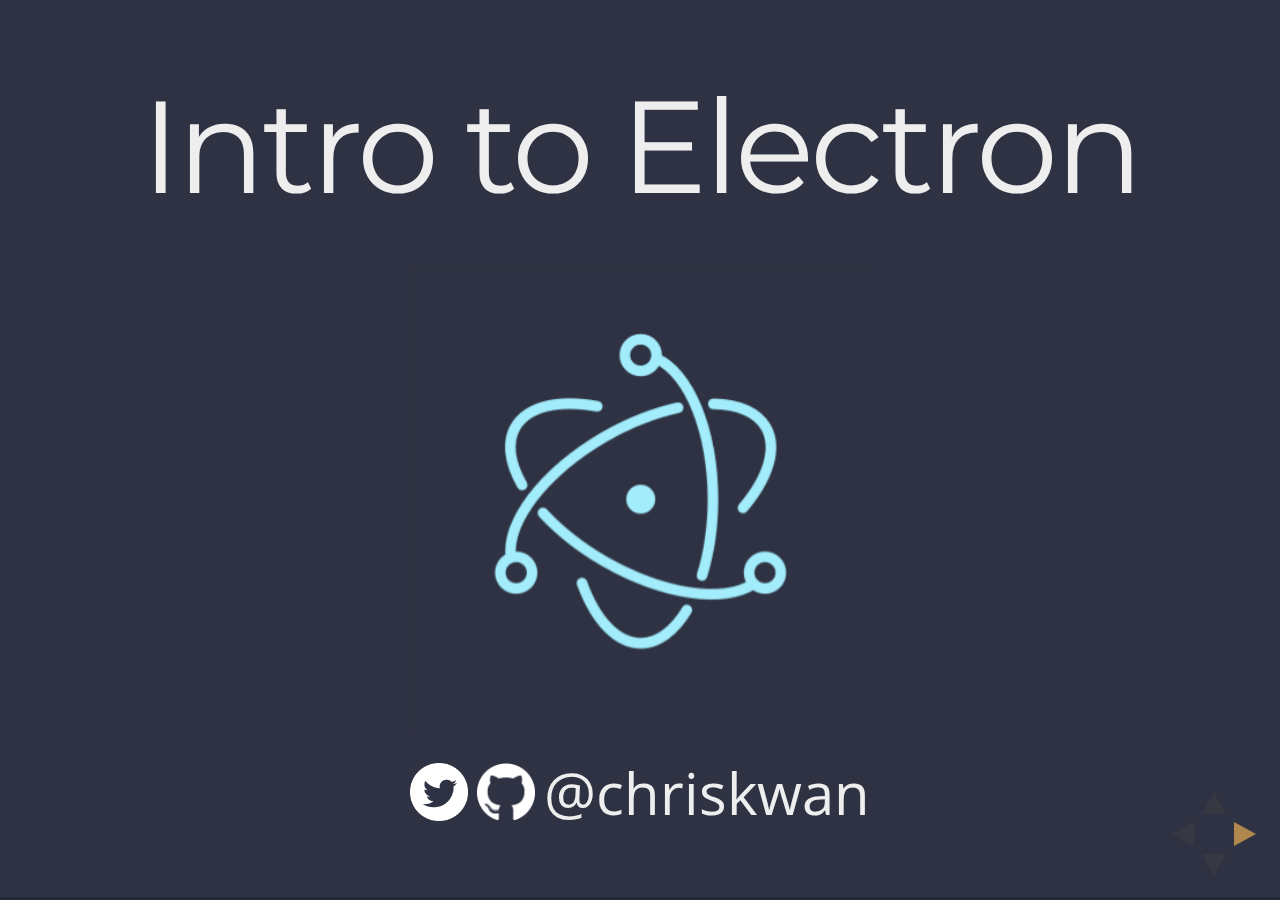
<file: index.html>
<html>
    <head>
        <link rel="stylesheet" href="css/reveal.css">
        <link rel="stylesheet" href="css/theme/night.css">

        <!-- Theme used for syntax highlighting of code -->
        <link rel="stylesheet" href="lib/css/atom-one-dark.css">

        <!-- Style overrides for this presentation -->
        <link rel="stylesheet" href="css/presentation.css">
    </head>
    <body>
        <div class="reveal">
            <div class="slides">
                <section>
                  <h1>Intro to Electron</h1>
                  <img src="img/electron-logo-dark.png" />

                  <div class="social-media">
                    <a href="http://www.twitter.com/chriskwan">
                      <img src="img/Twitter_Social_Icon_Circle_White.png" class="social-media-icon"/>
                    </a>
                    <a href="http://www.github.com/chriskwan">
                      <img src="img/GitHub-Mark-Light-120px-plus.png" class="social-media-icon"/>
                    </a>
                    <span class="social-media-handle">@chriskwan</span>
                  </div>

                </section>

                <section>
                  <h2>Raise your hand if you use...</h2>
                  <div class="app-icons">
                    <img src="img/vscode.png" class="fragment" />
                    <img src="img/atom-mac.png" class="fragment" />
                    <img src="img/slack.png" class="fragment" />
                  </div>
                </section>

                <section>
                  <h2>You've used</h2>
                  <img src="img/electron-banner.svg"/>
                </section>

                <section>
                  <h2>What is Electron?</h2>
                  <div class="app-icons">
                    <img src="img/octocat.png" />
                    <img src="img/atom.png" />
                  </div>
                </section>

                <section>
                  <h2>Why desktop apps?</h2>
                  <div class="app-icons">
                    <img src="img/windows.png" />
                    <img src="img/osx.png" />
                    <img src="img/linux.png" />
                  </div>
                </section>

                <section>
                  <h2>Why Electron?</h2>
                  <div class="app-icons">
                    <img src="img/chromium.png" class="fragment" />
                    <img src="img/nodejs-white.png" class="fragment" />
                    <img src="img/npm.png" class="fragment" />
                  </div>
                </section>

                <section>
                  <h2>Anatomy of an Electron app</h2>
                  <ol>
                    <li>
                      package.json
                    </li>
                    <li>
                      index.js (Main Process)
                    </li>
                    <li>
                      index.html (Renderer Process)
                    </li>
                  </ol>
                </section>

                <section>
                  <h2>package.json</h2>
                  <pre>
                    <code class="json" data-trim>
{
  "name": "electron-bare-bones",
  "version": "0.1.0",
  "main": "index.js"
}
                    </code>
                  </pre>
                </section>

                <section>
                  <h2>index.js (Main Process)</h2>
                  <pre>
                    <code class="javascript" data-trim>
const electron = require('electron')

let win // global ref so window is not closed with JS is garbage collected

electron.app.on('ready', () => {
  win = new electron.BrowserWindow({ width: 800, height: 600 })
  win.loadURL(`file://${__dirname}/index.html`)
})
                    </code>
                  </pre>
                </section>

                <section>
                  <h2>index.html (Renderer Process)</h2>
                  <pre>
                    <code class="html" data-trim>
&lt;!DOCTYPE html&gt;
&lt;html&gt;
  &lt;head&gt;
    &lt;title&gt;Electron Bare Bones App&lt;/title&gt;
  &lt;/head&gt;

  &lt;body&gt;
    &lt;h1&gt;Hello World&lt;/h1&gt;

    &lt;script&gt;
      alert('Hi!')
    &lt;/script&gt;
  &lt;/body&gt;
&lt;/html&gt;
                    </code>
                  </pre>
                </section>

                <section>
                  <h2>Demo</h2>
                </section>

                <section>
                  <h2>Learn More</h2>
                  <ul>
                    <li>
                      Electron website (docs and tutorials):
                      <a href="http://electron.atom.io/">
                        electron.atom.io
                      </a>
                    </li>
                    <li>
                      This talk (and code):
                      <a href="https://github.com/chriskwan/electron-lightning-talk">
                        github.com/chriskwan/electron-lightning-talk
                      </a>
                    </li>
                  </ul>

                  <div class="social-media">
                    <a href="http://www.twitter.com/chriskwan">
                      <img src="img/Twitter_Social_Icon_Circle_White.png" class="social-media-icon social-media-icon-small"/>
                    </a>
                    <a href="http://www.github.com/chriskwan">
                      <img src="img/GitHub-Mark-Light-120px-plus.png" class="social-media-icon social-media-icon-small"/>
                    </a>
                    <span class="social-media-handle social-media-handle-small">@chriskwan</span>
                  </div>

                </section>
            </div>
        </div>

        <!-- Script loader for dependencies -->
        <script src="lib/js/head.min.js"></script>

        <script src="js/reveal.js"></script>
        <script>
          // More info https://github.com/hakimel/reveal.js#configuration
    			Reveal.initialize({
    				controls: true,
    				progress: true,
    				history: true,
    				center: true,

    				transition: 'convex', // none/fade/slide/convex/concave/zoom
            transitionSpeed: 'slow',

    				// More info https://github.com/hakimel/reveal.js#dependencies
    				dependencies: [
    					{ src: 'plugin/highlight/highlight.js', async: true, callback: function() { hljs.initHighlightingOnLoad(); } }    				]
    			});
        </script>
    </body>
</html>
</file>
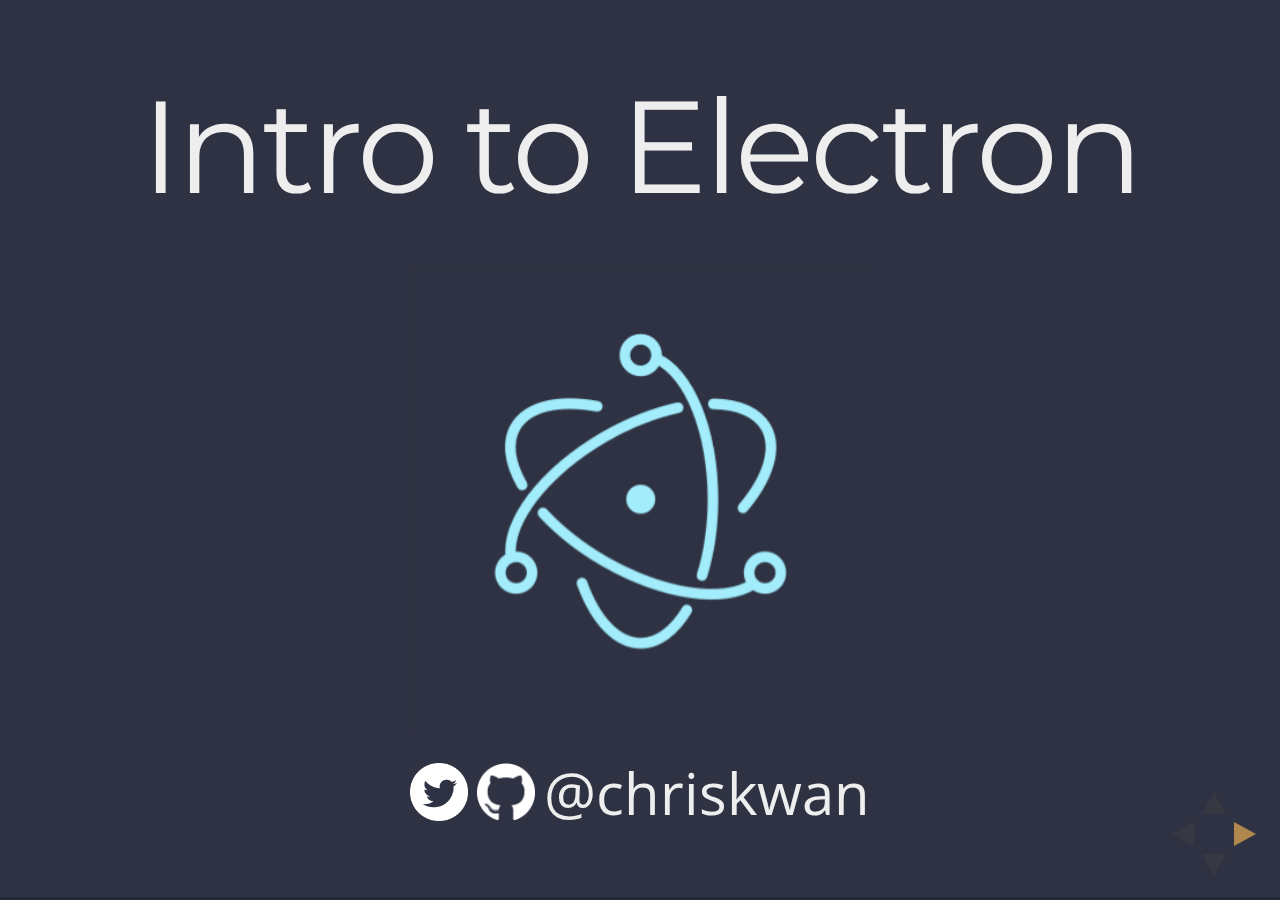
<file: presentation.html>
<html>
    <head>
        <link rel="stylesheet" href="css/reveal.css">
        <link rel="stylesheet" href="css/theme/night.css">

        <!-- Theme used for syntax highlighting of code -->
        <link rel="stylesheet" href="lib/css/atom-one-dark.css">

        <!-- Style overrides for this presentation -->
        <link rel="stylesheet" href="css/presentation.css">
    </head>
    <body>
        <div class="reveal">
            <div class="slides">
                <section>
                  <h1>Intro to Electron</h1>
                  <img src="img/electron-logo-dark.png" />

                  <div class="social-media">
                    <a href="http://www.twitter.com/chriskwan">
                      <img src="img/Twitter_Social_Icon_Circle_White.png" class="social-media-icon"/>
                    </a>
                    <a href="http://www.github.com/chriskwan">
                      <img src="img/GitHub-Mark-Light-120px-plus.png" class="social-media-icon"/>
                    </a>
                    <span class="social-media-handle">@chriskwan</span>
                  </div>

                </section>

                <section>
                  <h2>Raise your hand if you use...</h2>
                  <img src="img/vscode.png" class="fragment" />
                  <img src="img/atom.png" class="fragment" />
                  <img src="img/slack.png" class="fragment" />
                </section>

                <section>
                  <h2>You've used</h2>
                  <img src="img/electron-banner.svg"/>
                </section>

                <section>
                  <h2>What is Electron?</h2>
                </section>

                <section>
                  <h2>Why Desktop apps?</h2>
                </section>

                <section>
                  <h2>Why Electron?</h2>
                </section>

                <section>
                  <h2>Anatomy of an Electron app</h2>
                  <ol>
                    <li class="fragment">
                      package.json
                    </li>
                    <li class="fragment">
                      index.js (Main Process)
                    </li>
                    <li class="fragment">
                      index.html (Renderer Process)
                    </li>
                  </ol>
                </section>

                <section>
                  <h2>package.json</h2>
                  <pre>
                    <code class="json" data-trim>
{
  "name": "electron-bare-bones",
  "version": "0.1.0",
  "main": "index.js"
}
                    </code>
                  </pre>
                </section>

                <section>
                  <h2>index.js (Main Process)</h2>
                  <pre>
                    <code class="javascript" data-trim>
const electron = require('electron')

let win // global ref so window is not closed with JS is garbage collected

electron.app.on('ready', () => {
  win = new electron.BrowserWindow({ width: 800, height: 600 })
  win.loadURL(`file://${__dirname}/index.html`)
})
                    </code>
                  </pre>
                </section>

                <section>
                  <h2>index.html (Renderer Process)</h2>
                  <pre>
                    <code class="html" data-trim>
&lt;!DOCTYPE html&gt;
&lt;html&gt;
  &lt;head&gt;
    &lt;title&gt;Electron Bare Bones App&lt;/title&gt;
  &lt;/head&gt;

  &lt;body&gt;
    &lt;h1&gt;Hello World&lt;/h1&gt;

    &lt;script&gt;
      alert('Hi!')
    &lt;/script&gt;
  &lt;/body&gt;
&lt;/html&gt;
                    </code>
                  </pre>
                </section>

                <section>
                  <h2>Demo</h2>
                </section>

                <section>
                  <h2>Learn More</h2>
                  <ul>
                    <li>
                      Electron website (docs and tutorials):
                      <a href="http://electron.atom.io/">
                        electron.atom.io
                      </a>
                    </li>
                    <li>
                      This talk (and code):
                      <a href="https://github.com/chriskwan/electron-lightning-talk">
                        github.com/chriskwan/electron-lightning-talk
                      </a>
                    </li>
                  </ul>

                  <div class="social-media">
                    <a href="http://www.twitter.com/chriskwan">
                      <img src="img/Twitter_Social_Icon_Circle_White.png" class="social-media-icon social-media-icon-small"/>
                    </a>
                    <a href="http://www.github.com/chriskwan">
                      <img src="img/GitHub-Mark-Light-120px-plus.png" class="social-media-icon social-media-icon-small"/>
                    </a>
                    <span class="social-media-handle social-media-handle-small">@chriskwan</span>
                  </div>

                </section>
            </div>
        </div>

        <!-- Script loader for dependencies -->
        <script src="lib/js/head.min.js"></script>

        <script src="js/reveal.js"></script>
        <script>
          // More info https://github.com/hakimel/reveal.js#configuration
    			Reveal.initialize({
    				controls: true,
    				progress: true,
    				history: true,
    				center: true,

    				transition: 'convex', // none/fade/slide/convex/concave/zoom
            transitionSpeed: 'slow',

    				// More info https://github.com/hakimel/reveal.js#dependencies
    				dependencies: [
    					{ src: 'plugin/highlight/highlight.js', async: true, callback: function() { hljs.initHighlightingOnLoad(); } }    				]
    			});
        </script>
    </body>
</html>
</file>
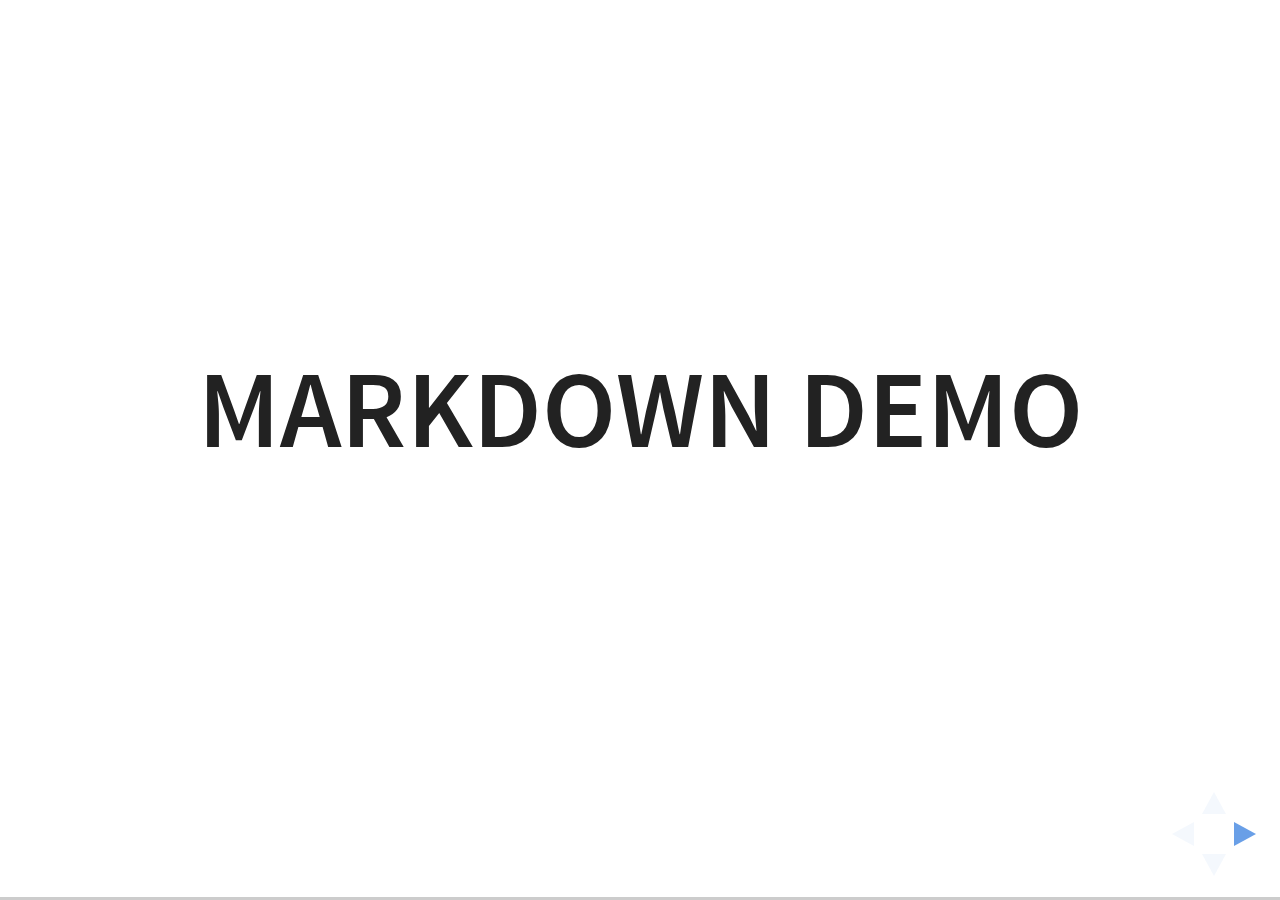
<file: plugin/markdown/example.html>
<!doctype html>
<html lang="en">

	<head>
		<meta charset="utf-8">

		<title>reveal.js - Markdown Demo</title>

		<link rel="stylesheet" href="../../css/reveal.css">
		<link rel="stylesheet" href="../../css/theme/white.css" id="theme">

        <link rel="stylesheet" href="../../lib/css/zenburn.css">
	</head>

	<body>

		<div class="reveal">

			<div class="slides">

                <!-- Use external markdown resource, separate slides by three newlines; vertical slides by two newlines -->
                <section data-markdown="example.md" data-separator="^\n\n\n" data-separator-vertical="^\n\n"></section>

                <!-- Slides are separated by three dashes (quick 'n dirty regular expression) -->
                <section data-markdown data-separator="---">
                    <script type="text/template">
                        ## Demo 1
                        Slide 1
                        ---
                        ## Demo 1
                        Slide 2
                        ---
                        ## Demo 1
                        Slide 3
                    </script>
                </section>

                <!-- Slides are separated by newline + three dashes + newline, vertical slides identical but two dashes -->
                <section data-markdown data-separator="^\n---\n$" data-separator-vertical="^\n--\n$">
                    <script type="text/template">
                        ## Demo 2
                        Slide 1.1

                        --

                        ## Demo 2
                        Slide 1.2

                        ---

                        ## Demo 2
                        Slide 2
                    </script>
                </section>

                <!-- No "extra" slides, since there are no separators defined (so they'll become horizontal rulers) -->
                <section data-markdown>
                    <script type="text/template">
                        A

                        ---

                        B

                        ---

                        C
                    </script>
                </section>

                <!-- Slide attributes -->
                <section data-markdown>
                    <script type="text/template">
                        <!-- .slide: data-background="#000000" -->
                        ## Slide attributes
                    </script>
                </section>

                <!-- Element attributes -->
                <section data-markdown>
                    <script type="text/template">
                        ## Element attributes
                        - Item 1 <!-- .element: class="fragment" data-fragment-index="2" -->
                        - Item 2 <!-- .element: class="fragment" data-fragment-index="1" -->
                    </script>
                </section>

                <!-- Code -->
                <section data-markdown>
                    <script type="text/template">
                        ```php
                        public function foo()
                        {
                            $foo = array(
                                'bar' => 'bar'
                            )
                        }
                        ```
                    </script>
                </section>

            </div>
		</div>

		<script src="../../lib/js/head.min.js"></script>
		<script src="../../js/reveal.js"></script>

		<script>

			Reveal.initialize({
				controls: true,
				progress: true,
				history: true,
				center: true,

				// Optional libraries used to extend on reveal.js
				dependencies: [
					{ src: '../../lib/js/classList.js', condition: function() { return !document.body.classList; } },
					{ src: 'marked.js', condition: function() { return !!document.querySelector( '[data-markdown]' ); } },
                    { src: 'markdown.js', condition: function() { return !!document.querySelector( '[data-markdown]' ); } },
                    { src: '../highlight/highlight.js', async: true, callback: function() { hljs.initHighlightingOnLoad(); } },
					{ src: '../notes/notes.js' }
				]
			});

		</script>

	</body>
</html>
</file>
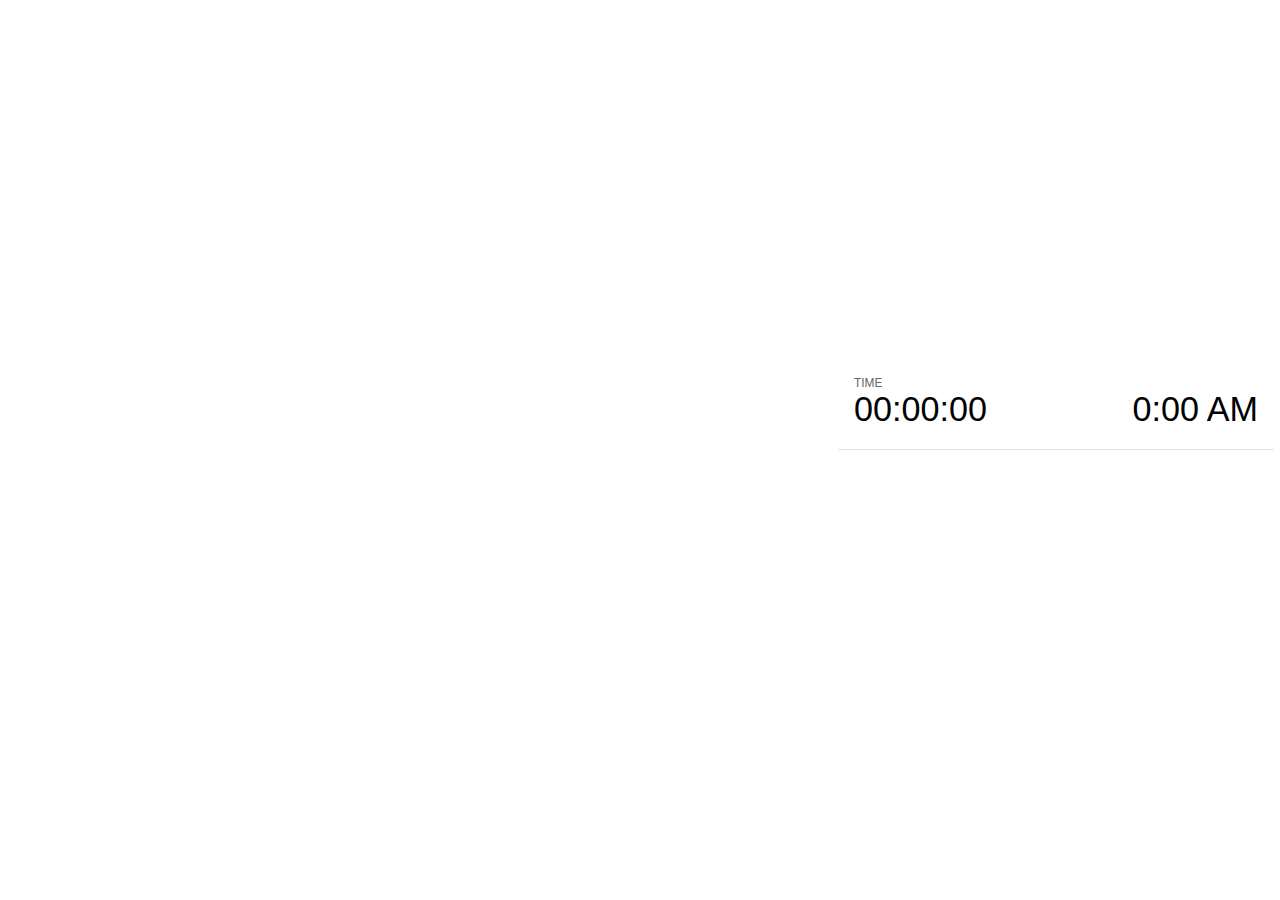
<file: plugin/notes/notes.html>
<!doctype html>
<html lang="en">
	<head>
		<meta charset="utf-8">

		<title>reveal.js - Slide Notes</title>

		<style>
			body {
				font-family: Helvetica;
			}

			#current-slide,
			#upcoming-slide,
			#speaker-controls {
				padding: 6px;
				box-sizing: border-box;
				-moz-box-sizing: border-box;
			}

			#current-slide iframe,
			#upcoming-slide iframe {
				width: 100%;
				height: 100%;
				border: 1px solid #ddd;
			}

			#current-slide .label,
			#upcoming-slide .label {
				position: absolute;
				top: 10px;
				left: 10px;
				font-weight: bold;
				font-size: 14px;
				z-index: 2;
				color: rgba( 255, 255, 255, 0.9 );
			}

			#current-slide {
				position: absolute;
				width: 65%;
				height: 100%;
				top: 0;
				left: 0;
				padding-right: 0;
			}

			#upcoming-slide {
				position: absolute;
				width: 35%;
				height: 40%;
				right: 0;
				top: 0;
			}

			#speaker-controls {
				position: absolute;
				top: 40%;
				right: 0;
				width: 35%;
				height: 60%;
				overflow: auto;

				font-size: 18px;
			}

				.speaker-controls-time.hidden,
				.speaker-controls-notes.hidden {
					display: none;
				}

				.speaker-controls-time .label,
				.speaker-controls-notes .label {
					text-transform: uppercase;
					font-weight: normal;
					font-size: 0.66em;
					color: #666;
					margin: 0;
				}

				.speaker-controls-time {
					border-bottom: 1px solid rgba( 200, 200, 200, 0.5 );
					margin-bottom: 10px;
					padding: 10px 16px;
					padding-bottom: 20px;
					cursor: pointer;
				}

				.speaker-controls-time .reset-button {
					opacity: 0;
					float: right;
					color: #666;
					text-decoration: none;
				}
				.speaker-controls-time:hover .reset-button {
					opacity: 1;
				}

				.speaker-controls-time .timer,
				.speaker-controls-time .clock {
					width: 50%;
					font-size: 1.9em;
				}

				.speaker-controls-time .timer {
					float: left;
				}

				.speaker-controls-time .clock {
					float: right;
					text-align: right;
				}

				.speaker-controls-time span.mute {
					color: #bbb;
				}

				.speaker-controls-notes {
					padding: 10px 16px;
				}

				.speaker-controls-notes .value {
					margin-top: 5px;
					line-height: 1.4;
					font-size: 1.2em;
				}

			.clear {
				clear: both;
			}

			@media screen and (max-width: 1080px) {
				#speaker-controls {
					font-size: 16px;
				}
			}

			@media screen and (max-width: 900px) {
				#speaker-controls {
					font-size: 14px;
				}
			}

			@media screen and (max-width: 800px) {
				#speaker-controls {
					font-size: 12px;
				}
			}

		</style>
	</head>

	<body>

		<div id="current-slide"></div>
		<div id="upcoming-slide"><span class="label">UPCOMING:</span></div>
		<div id="speaker-controls">
			<div class="speaker-controls-time">
				<h4 class="label">Time <span class="reset-button">Click to Reset</span></h4>
				<div class="clock">
					<span class="clock-value">0:00 AM</span>
				</div>
				<div class="timer">
					<span class="hours-value">00</span><span class="minutes-value">:00</span><span class="seconds-value">:00</span>
				</div>
				<div class="clear"></div>
			</div>

			<div class="speaker-controls-notes hidden">
				<h4 class="label">Notes</h4>
				<div class="value"></div>
			</div>
		</div>

		<script src="../../plugin/markdown/marked.js"></script>
		<script>

			(function() {

				var notes,
					notesValue,
					currentState,
					currentSlide,
					upcomingSlide,
					connected = false;

				window.addEventListener( 'message', function( event ) {

					var data = JSON.parse( event.data );

					// The overview mode is only useful to the reveal.js instance
					// where navigation occurs so we don't sync it
					if( data.state ) delete data.state.overview;

					// Messages sent by the notes plugin inside of the main window
					if( data && data.namespace === 'reveal-notes' ) {
						if( data.type === 'connect' ) {
							handleConnectMessage( data );
						}
						else if( data.type === 'state' ) {
							handleStateMessage( data );
						}
					}
					// Messages sent by the reveal.js inside of the current slide preview
					else if( data && data.namespace === 'reveal' ) {
						if( /ready/.test( data.eventName ) ) {
							// Send a message back to notify that the handshake is complete
							window.opener.postMessage( JSON.stringify({ namespace: 'reveal-notes', type: 'connected'} ), '*' );
						}
						else if( /slidechanged|fragmentshown|fragmenthidden|paused|resumed/.test( data.eventName ) && currentState !== JSON.stringify( data.state ) ) {

							window.opener.postMessage( JSON.stringify({ method: 'setState', args: [ data.state ]} ), '*' );

						}
					}

				} );

				/**
				 * Called when the main window is trying to establish a
				 * connection.
				 */
				function handleConnectMessage( data ) {

					if( connected === false ) {
						connected = true;

						setupIframes( data );
						setupKeyboard();
						setupNotes();
						setupTimer();
					}

				}

				/**
				 * Called when the main window sends an updated state.
				 */
				function handleStateMessage( data ) {

					// Store the most recently set state to avoid circular loops
					// applying the same state
					currentState = JSON.stringify( data.state );

					// No need for updating the notes in case of fragment changes
					if ( data.notes ) {
						notes.classList.remove( 'hidden' );
						notesValue.style.whiteSpace = data.whitespace;
						if( data.markdown ) {
							notesValue.innerHTML = marked( data.notes );
						}
						else {
							notesValue.innerHTML = data.notes;
						}
					}
					else {
						notes.classList.add( 'hidden' );
					}

					// Update the note slides
					currentSlide.contentWindow.postMessage( JSON.stringify({ method: 'setState', args: [ data.state ] }), '*' );
					upcomingSlide.contentWindow.postMessage( JSON.stringify({ method: 'setState', args: [ data.state ] }), '*' );
					upcomingSlide.contentWindow.postMessage( JSON.stringify({ method: 'next' }), '*' );

				}

				// Limit to max one state update per X ms
				handleStateMessage = debounce( handleStateMessage, 200 );

				/**
				 * Forward keyboard events to the current slide window.
				 * This enables keyboard events to work even if focus
				 * isn't set on the current slide iframe.
				 */
				function setupKeyboard() {

					document.addEventListener( 'keydown', function( event ) {
						currentSlide.contentWindow.postMessage( JSON.stringify({ method: 'triggerKey', args: [ event.keyCode ] }), '*' );
					} );

				}

				/**
				 * Creates the preview iframes.
				 */
				function setupIframes( data ) {

					var params = [
						'receiver',
						'progress=false',
						'history=false',
						'transition=none',
						'autoSlide=0',
						'backgroundTransition=none'
					].join( '&' );

					var urlSeparator = /\?/.test(data.url) ? '&' : '?';
					var hash = '#/' + data.state.indexh + '/' + data.state.indexv;
					var currentURL = data.url + urlSeparator + params + '&postMessageEvents=true' + hash;
					var upcomingURL = data.url + urlSeparator + params + '&controls=false' + hash;

					currentSlide = document.createElement( 'iframe' );
					currentSlide.setAttribute( 'width', 1280 );
					currentSlide.setAttribute( 'height', 1024 );
					currentSlide.setAttribute( 'src', currentURL );
					document.querySelector( '#current-slide' ).appendChild( currentSlide );

					upcomingSlide = document.createElement( 'iframe' );
					upcomingSlide.setAttribute( 'width', 640 );
					upcomingSlide.setAttribute( 'height', 512 );
					upcomingSlide.setAttribute( 'src', upcomingURL );
					document.querySelector( '#upcoming-slide' ).appendChild( upcomingSlide );

				}

				/**
				 * Setup the notes UI.
				 */
				function setupNotes() {

					notes = document.querySelector( '.speaker-controls-notes' );
					notesValue = document.querySelector( '.speaker-controls-notes .value' );

				}

				/**
				 * Create the timer and clock and start updating them
				 * at an interval.
				 */
				function setupTimer() {

					var start = new Date(),
						timeEl = document.querySelector( '.speaker-controls-time' ),
						clockEl = timeEl.querySelector( '.clock-value' ),
						hoursEl = timeEl.querySelector( '.hours-value' ),
						minutesEl = timeEl.querySelector( '.minutes-value' ),
						secondsEl = timeEl.querySelector( '.seconds-value' );

					function _updateTimer() {

						var diff, hours, minutes, seconds,
							now = new Date();

						diff = now.getTime() - start.getTime();
						hours = Math.floor( diff / ( 1000 * 60 * 60 ) );
						minutes = Math.floor( ( diff / ( 1000 * 60 ) ) % 60 );
						seconds = Math.floor( ( diff / 1000 ) % 60 );

						clockEl.innerHTML = now.toLocaleTimeString( 'en-US', { hour12: true, hour: '2-digit', minute:'2-digit' } );
						hoursEl.innerHTML = zeroPadInteger( hours );
						hoursEl.className = hours > 0 ? '' : 'mute';
						minutesEl.innerHTML = ':' + zeroPadInteger( minutes );
						minutesEl.className = minutes > 0 ? '' : 'mute';
						secondsEl.innerHTML = ':' + zeroPadInteger( seconds );

					}

					// Update once directly
					_updateTimer();

					// Then update every second
					setInterval( _updateTimer, 1000 );

					timeEl.addEventListener( 'click', function() {
						start = new Date();
						_updateTimer();
						return false;
					} );

				}

				function zeroPadInteger( num ) {

					var str = '00' + parseInt( num );
					return str.substring( str.length - 2 );

				}

				/**
				 * Limits the frequency at which a function can be called.
				 */
				function debounce( fn, ms ) {

					var lastTime = 0,
						timeout;

					return function() {

						var args = arguments;
						var context = this;

						clearTimeout( timeout );

						var timeSinceLastCall = Date.now() - lastTime;
						if( timeSinceLastCall > ms ) {
							fn.apply( context, args );
							lastTime = Date.now();
						}
						else {
							timeout = setTimeout( function() {
								fn.apply( context, args );
								lastTime = Date.now();
							}, ms - timeSinceLastCall );
						}

					}

				}

			})();

		</script>
	</body>
</html>
</file>
<file: css/theme/night.css>
/**
 * Black theme for reveal.js.
 *
 * Copyright (C) 2011-2012 Hakim El Hattab, http://hakim.se
 */
@import url(https://fonts.googleapis.com/css?family=Montserrat:700);
@import url(https://fonts.googleapis.com/css?family=Open+Sans:400,700,400italic,700italic);
/*********************************************
 * GLOBAL STYLES
 *********************************************/
body {
  background: #111;
  background-color: #111; }

.reveal {
  font-family: "Open Sans", sans-serif;
  font-size: 30px;
  font-weight: normal;
  color: #eee; }

::selection {
  color: #fff;
  background: #e7ad52;
  text-shadow: none; }

.reveal .slides > section,
.reveal .slides > section > section {
  line-height: 1.3;
  font-weight: inherit; }

/*********************************************
 * HEADERS
 *********************************************/
.reveal h1,
.reveal h2,
.reveal h3,
.reveal h4,
.reveal h5,
.reveal h6 {
  margin: 0 0 20px 0;
  color: #eee;
  font-family: "Montserrat", Impact, sans-serif;
  font-weight: normal;
  line-height: 1.2;
  letter-spacing: -0.03em;
  text-transform: none;
  text-shadow: none;
  word-wrap: break-word; }

.reveal h1 {
  font-size: 3.77em; }

.reveal h2 {
  font-size: 2.11em; }

.reveal h3 {
  font-size: 1.55em; }

.reveal h4 {
  font-size: 1em; }

.reveal h1 {
  text-shadow: none; }

/*********************************************
 * OTHER
 *********************************************/
.reveal p {
  margin: 20px 0;
  line-height: 1.3; }

/* Ensure certain elements are never larger than the slide itself */
.reveal img,
.reveal video,
.reveal iframe {
  max-width: 95%;
  max-height: 95%; }

.reveal strong,
.reveal b {
  font-weight: bold; }

.reveal em {
  font-style: italic; }

.reveal ol,
.reveal dl,
.reveal ul {
  display: inline-block;
  text-align: left;
  margin: 0 0 0 1em; }

.reveal ol {
  list-style-type: decimal; }

.reveal ul {
  list-style-type: disc; }

.reveal ul ul {
  list-style-type: square; }

.reveal ul ul ul {
  list-style-type: circle; }

.reveal ul ul,
.reveal ul ol,
.reveal ol ol,
.reveal ol ul {
  display: block;
  margin-left: 40px; }

.reveal dt {
  font-weight: bold; }

.reveal dd {
  margin-left: 40px; }

.reveal q,
.reveal blockquote {
  quotes: none; }

.reveal blockquote {
  display: block;
  position: relative;
  width: 70%;
  margin: 20px auto;
  padding: 5px;
  font-style: italic;
  background: rgba(255, 255, 255, 0.05);
  box-shadow: 0px 0px 2px rgba(0, 0, 0, 0.2); }

.reveal blockquote p:first-child,
.reveal blockquote p:last-child {
  display: inline-block; }

.reveal q {
  font-style: italic; }

.reveal pre {
  display: block;
  position: relative;
  width: 90%;
  margin: 20px auto;
  text-align: left;
  font-size: 0.55em;
  font-family: monospace;
  line-height: 1.2em;
  word-wrap: break-word;
  box-shadow: 0px 0px 6px rgba(0, 0, 0, 0.3); }

.reveal code {
  font-family: monospace; }

.reveal pre code {
  display: block;
  padding: 5px;
  overflow: auto;
  max-height: 400px;
  word-wrap: normal; }

.reveal table {
  margin: auto;
  border-collapse: collapse;
  border-spacing: 0; }

.reveal table th {
  font-weight: bold; }

.reveal table th,
.reveal table td {
  text-align: left;
  padding: 0.2em 0.5em 0.2em 0.5em;
  border-bottom: 1px solid; }

.reveal table th[align="center"],
.reveal table td[align="center"] {
  text-align: center; }

.reveal table th[align="right"],
.reveal table td[align="right"] {
  text-align: right; }

.reveal table tbody tr:last-child th,
.reveal table tbody tr:last-child td {
  border-bottom: none; }

.reveal sup {
  vertical-align: super; }

.reveal sub {
  vertical-align: sub; }

.reveal small {
  display: inline-block;
  font-size: 0.6em;
  line-height: 1.2em;
  vertical-align: top; }

.reveal small * {
  vertical-align: top; }

/*********************************************
 * LINKS
 *********************************************/
.reveal a {
  color: #e7ad52;
  text-decoration: none;
  -webkit-transition: color .15s ease;
  -moz-transition: color .15s ease;
  transition: color .15s ease; }

.reveal a:hover {
  color: #f3d7ac;
  text-shadow: none;
  border: none; }

.reveal .roll span:after {
  color: #fff;
  background: #d08a1d; }

/*********************************************
 * IMAGES
 *********************************************/
.reveal section img {
  margin: 15px 0px;
  background: rgba(255, 255, 255, 0.12);
  border: 4px solid #eee;
  box-shadow: 0 0 10px rgba(0, 0, 0, 0.15); }

.reveal section img.plain {
  border: 0;
  box-shadow: none; }

.reveal a img {
  -webkit-transition: all .15s linear;
  -moz-transition: all .15s linear;
  transition: all .15s linear; }

.reveal a:hover img {
  background: rgba(255, 255, 255, 0.2);
  border-color: #e7ad52;
  box-shadow: 0 0 20px rgba(0, 0, 0, 0.55); }

/*********************************************
 * NAVIGATION CONTROLS
 *********************************************/
.reveal .controls .navigate-left,
.reveal .controls .navigate-left.enabled {
  border-right-color: #e7ad52; }

.reveal .controls .navigate-right,
.reveal .controls .navigate-right.enabled {
  border-left-color: #e7ad52; }

.reveal .controls .navigate-up,
.reveal .controls .navigate-up.enabled {
  border-bottom-color: #e7ad52; }

.reveal .controls .navigate-down,
.reveal .controls .navigate-down.enabled {
  border-top-color: #e7ad52; }

.reveal .controls .navigate-left.enabled:hover {
  border-right-color: #f3d7ac; }

.reveal .controls .navigate-right.enabled:hover {
  border-left-color: #f3d7ac; }

.reveal .controls .navigate-up.enabled:hover {
  border-bottom-color: #f3d7ac; }

.reveal .controls .navigate-down.enabled:hover {
  border-top-color: #f3d7ac; }

/*********************************************
 * PROGRESS BAR
 *********************************************/
.reveal .progress {
  background: rgba(0, 0, 0, 0.2); }

.reveal .progress span {
  background: #e7ad52;
  -webkit-transition: width 800ms cubic-bezier(0.26, 0.86, 0.44, 0.985);
  -moz-transition: width 800ms cubic-bezier(0.26, 0.86, 0.44, 0.985);
  transition: width 800ms cubic-bezier(0.26, 0.86, 0.44, 0.985); }
</file>
<file: lib/css/atom-one-dark.css>
.hljs{display:block;overflow-x:auto;padding:0.5em;color:#abb2bf;background:#282c34}.hljs-comment,.hljs-quote{color:#5c6370;font-style:italic}.hljs-doctag,.hljs-keyword,.hljs-formula{color:#c678dd}.hljs-section,.hljs-name,.hljs-selector-tag,.hljs-deletion,.hljs-subst{color:#e06c75}.hljs-literal{color:#56b6c2}.hljs-string,.hljs-regexp,.hljs-addition,.hljs-attribute,.hljs-meta-string{color:#98c379}.hljs-built_in,.hljs-class .hljs-title{color:#e6c07b}.hljs-attr,.hljs-variable,.hljs-template-variable,.hljs-type,.hljs-selector-class,.hljs-selector-attr,.hljs-selector-pseudo,.hljs-number{color:#d19a66}.hljs-symbol,.hljs-bullet,.hljs-link,.hljs-meta,.hljs-selector-id,.hljs-title{color:#61aeee}.hljs-emphasis{font-style:italic}.hljs-strong{font-weight:bold}.hljs-link{text-decoration:underline}
</file>
<file: css/presentation.css>
.reveal
{
  background-color: #2F3242;
}

.reveal pre
{
  box-shadow: none;
}

.reveal section img
{
  border-width: 0px;
  background: none;
  box-shadow: none;
}

.reveal section img.social-media-icon
{
  width: 50px;
  vertical-align: middle;
}

.reveal section img.social-media-icon.social-media-icon-small
{
  width: 25px;
}

span.social-media-handle
{
  font-size: 50px;
  vertical-align: middle;
}

span.social-media-handle.social-media-handle-small
{
  font-size: 25px;
}

.reveal section .app-icons img
{
  width: 200px;
  margin-top: 50px;
  margin-right: 50px;
  vertical-align: middle;
}
</file>
<file: css/theme/white.css>
/**
 * White theme for reveal.js. This is the opposite of the 'black' theme.
 *
 * By Hakim El Hattab, http://hakim.se
 */
@import url(../../lib/font/source-sans-pro/source-sans-pro.css);
section.has-dark-background, section.has-dark-background h1, section.has-dark-background h2, section.has-dark-background h3, section.has-dark-background h4, section.has-dark-background h5, section.has-dark-background h6 {
  color: #fff; }

/*********************************************
 * GLOBAL STYLES
 *********************************************/
body {
  background: #fff;
  background-color: #fff; }

.reveal {
  font-family: "Source Sans Pro", Helvetica, sans-serif;
  font-size: 38px;
  font-weight: normal;
  color: #222; }

::selection {
  color: #fff;
  background: #98bdef;
  text-shadow: none; }

.reveal .slides > section,
.reveal .slides > section > section {
  line-height: 1.3;
  font-weight: inherit; }

/*********************************************
 * HEADERS
 *********************************************/
.reveal h1,
.reveal h2,
.reveal h3,
.reveal h4,
.reveal h5,
.reveal h6 {
  margin: 0 0 20px 0;
  color: #222;
  font-family: "Source Sans Pro", Helvetica, sans-serif;
  font-weight: 600;
  line-height: 1.2;
  letter-spacing: normal;
  text-transform: uppercase;
  text-shadow: none;
  word-wrap: break-word; }

.reveal h1 {
  font-size: 2.5em; }

.reveal h2 {
  font-size: 1.6em; }

.reveal h3 {
  font-size: 1.3em; }

.reveal h4 {
  font-size: 1em; }

.reveal h1 {
  text-shadow: none; }

/*********************************************
 * OTHER
 *********************************************/
.reveal p {
  margin: 20px 0;
  line-height: 1.3; }

/* Ensure certain elements are never larger than the slide itself */
.reveal img,
.reveal video,
.reveal iframe {
  max-width: 95%;
  max-height: 95%; }

.reveal strong,
.reveal b {
  font-weight: bold; }

.reveal em {
  font-style: italic; }

.reveal ol,
.reveal dl,
.reveal ul {
  display: inline-block;
  text-align: left;
  margin: 0 0 0 1em; }

.reveal ol {
  list-style-type: decimal; }

.reveal ul {
  list-style-type: disc; }

.reveal ul ul {
  list-style-type: square; }

.reveal ul ul ul {
  list-style-type: circle; }

.reveal ul ul,
.reveal ul ol,
.reveal ol ol,
.reveal ol ul {
  display: block;
  margin-left: 40px; }

.reveal dt {
  font-weight: bold; }

.reveal dd {
  margin-left: 40px; }

.reveal q,
.reveal blockquote {
  quotes: none; }

.reveal blockquote {
  display: block;
  position: relative;
  width: 70%;
  margin: 20px auto;
  padding: 5px;
  font-style: italic;
  background: rgba(255, 255, 255, 0.05);
  box-shadow: 0px 0px 2px rgba(0, 0, 0, 0.2); }

.reveal blockquote p:first-child,
.reveal blockquote p:last-child {
  display: inline-block; }

.reveal q {
  font-style: italic; }

.reveal pre {
  display: block;
  position: relative;
  width: 90%;
  margin: 20px auto;
  text-align: left;
  font-size: 0.55em;
  font-family: monospace;
  line-height: 1.2em;
  word-wrap: break-word;
  box-shadow: 0px 0px 6px rgba(0, 0, 0, 0.3); }

.reveal code {
  font-family: monospace; }

.reveal pre code {
  display: block;
  padding: 5px;
  overflow: auto;
  max-height: 400px;
  word-wrap: normal; }

.reveal table {
  margin: auto;
  border-collapse: collapse;
  border-spacing: 0; }

.reveal table th {
  font-weight: bold; }

.reveal table th,
.reveal table td {
  text-align: left;
  padding: 0.2em 0.5em 0.2em 0.5em;
  border-bottom: 1px solid; }

.reveal table th[align="center"],
.reveal table td[align="center"] {
  text-align: center; }

.reveal table th[align="right"],
.reveal table td[align="right"] {
  text-align: right; }

.reveal table tbody tr:last-child th,
.reveal table tbody tr:last-child td {
  border-bottom: none; }

.reveal sup {
  vertical-align: super; }

.reveal sub {
  vertical-align: sub; }

.reveal small {
  display: inline-block;
  font-size: 0.6em;
  line-height: 1.2em;
  vertical-align: top; }

.reveal small * {
  vertical-align: top; }

/*********************************************
 * LINKS
 *********************************************/
.reveal a {
  color: #2a76dd;
  text-decoration: none;
  -webkit-transition: color .15s ease;
  -moz-transition: color .15s ease;
  transition: color .15s ease; }

.reveal a:hover {
  color: #6ca0e8;
  text-shadow: none;
  border: none; }

.reveal .roll span:after {
  color: #fff;
  background: #1a53a1; }

/*********************************************
 * IMAGES
 *********************************************/
.reveal section img {
  margin: 15px 0px;
  background: rgba(255, 255, 255, 0.12);
  border: 4px solid #222;
  box-shadow: 0 0 10px rgba(0, 0, 0, 0.15); }

.reveal section img.plain {
  border: 0;
  box-shadow: none; }

.reveal a img {
  -webkit-transition: all .15s linear;
  -moz-transition: all .15s linear;
  transition: all .15s linear; }

.reveal a:hover img {
  background: rgba(255, 255, 255, 0.2);
  border-color: #2a76dd;
  box-shadow: 0 0 20px rgba(0, 0, 0, 0.55); }

/*********************************************
 * NAVIGATION CONTROLS
 *********************************************/
.reveal .controls .navigate-left,
.reveal .controls .navigate-left.enabled {
  border-right-color: #2a76dd; }

.reveal .controls .navigate-right,
.reveal .controls .navigate-right.enabled {
  border-left-color: #2a76dd; }

.reveal .controls .navigate-up,
.reveal .controls .navigate-up.enabled {
  border-bottom-color: #2a76dd; }

.reveal .controls .navigate-down,
.reveal .controls .navigate-down.enabled {
  border-top-color: #2a76dd; }

.reveal .controls .navigate-left.enabled:hover {
  border-right-color: #6ca0e8; }

.reveal .controls .navigate-right.enabled:hover {
  border-left-color: #6ca0e8; }

.reveal .controls .navigate-up.enabled:hover {
  border-bottom-color: #6ca0e8; }

.reveal .controls .navigate-down.enabled:hover {
  border-top-color: #6ca0e8; }

/*********************************************
 * PROGRESS BAR
 *********************************************/
.reveal .progress {
  background: rgba(0, 0, 0, 0.2); }

.reveal .progress span {
  background: #2a76dd;
  -webkit-transition: width 800ms cubic-bezier(0.26, 0.86, 0.44, 0.985);
  -moz-transition: width 800ms cubic-bezier(0.26, 0.86, 0.44, 0.985);
  transition: width 800ms cubic-bezier(0.26, 0.86, 0.44, 0.985); }
</file>
<file: lib/css/zenburn.css>
/*

Zenburn style from voldmar.ru (c) Vladimir Epifanov <voldmar@voldmar.ru>
based on dark.css by Ivan Sagalaev

*/

.hljs {
  display: block;
  overflow-x: auto;
  padding: 0.5em;
  background: #3f3f3f;
  color: #dcdcdc;
}

.hljs-keyword,
.hljs-selector-tag,
.hljs-tag {
  color: #e3ceab;
}

.hljs-template-tag {
  color: #dcdcdc;
}

.hljs-number {
  color: #8cd0d3;
}

.hljs-variable,
.hljs-template-variable,
.hljs-attribute {
  color: #efdcbc;
}

.hljs-literal {
  color: #efefaf;
}

.hljs-subst {
  color: #8f8f8f;
}

.hljs-title,
.hljs-name,
.hljs-selector-id,
.hljs-selector-class,
.hljs-section,
.hljs-type {
  color: #efef8f;
}

.hljs-symbol,
.hljs-bullet,
.hljs-link {
  color: #dca3a3;
}

.hljs-deletion,
.hljs-string,
.hljs-built_in,
.hljs-builtin-name {
  color: #cc9393;
}

.hljs-addition,
.hljs-comment,
.hljs-quote,
.hljs-meta {
  color: #7f9f7f;
}


.hljs-emphasis {
  font-style: italic;
}

.hljs-strong {
  font-weight: bold;
}
</file>
